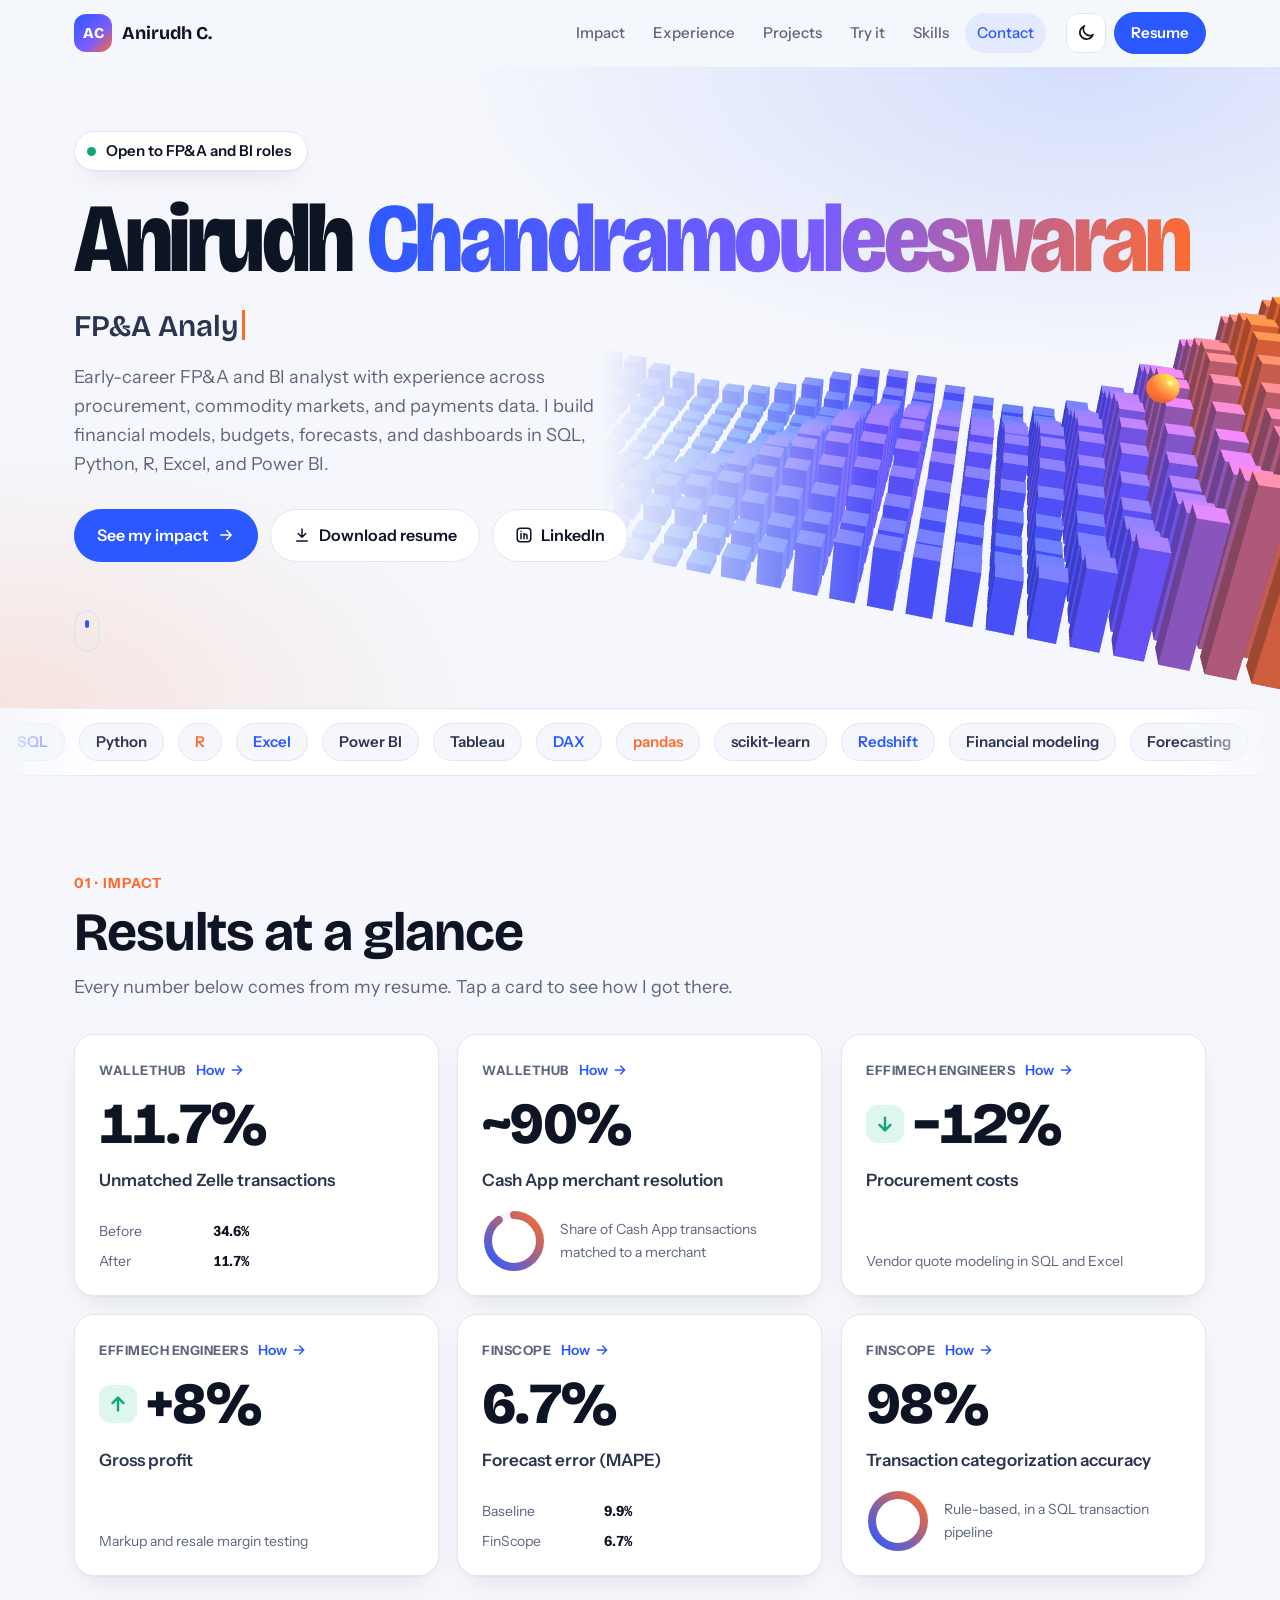
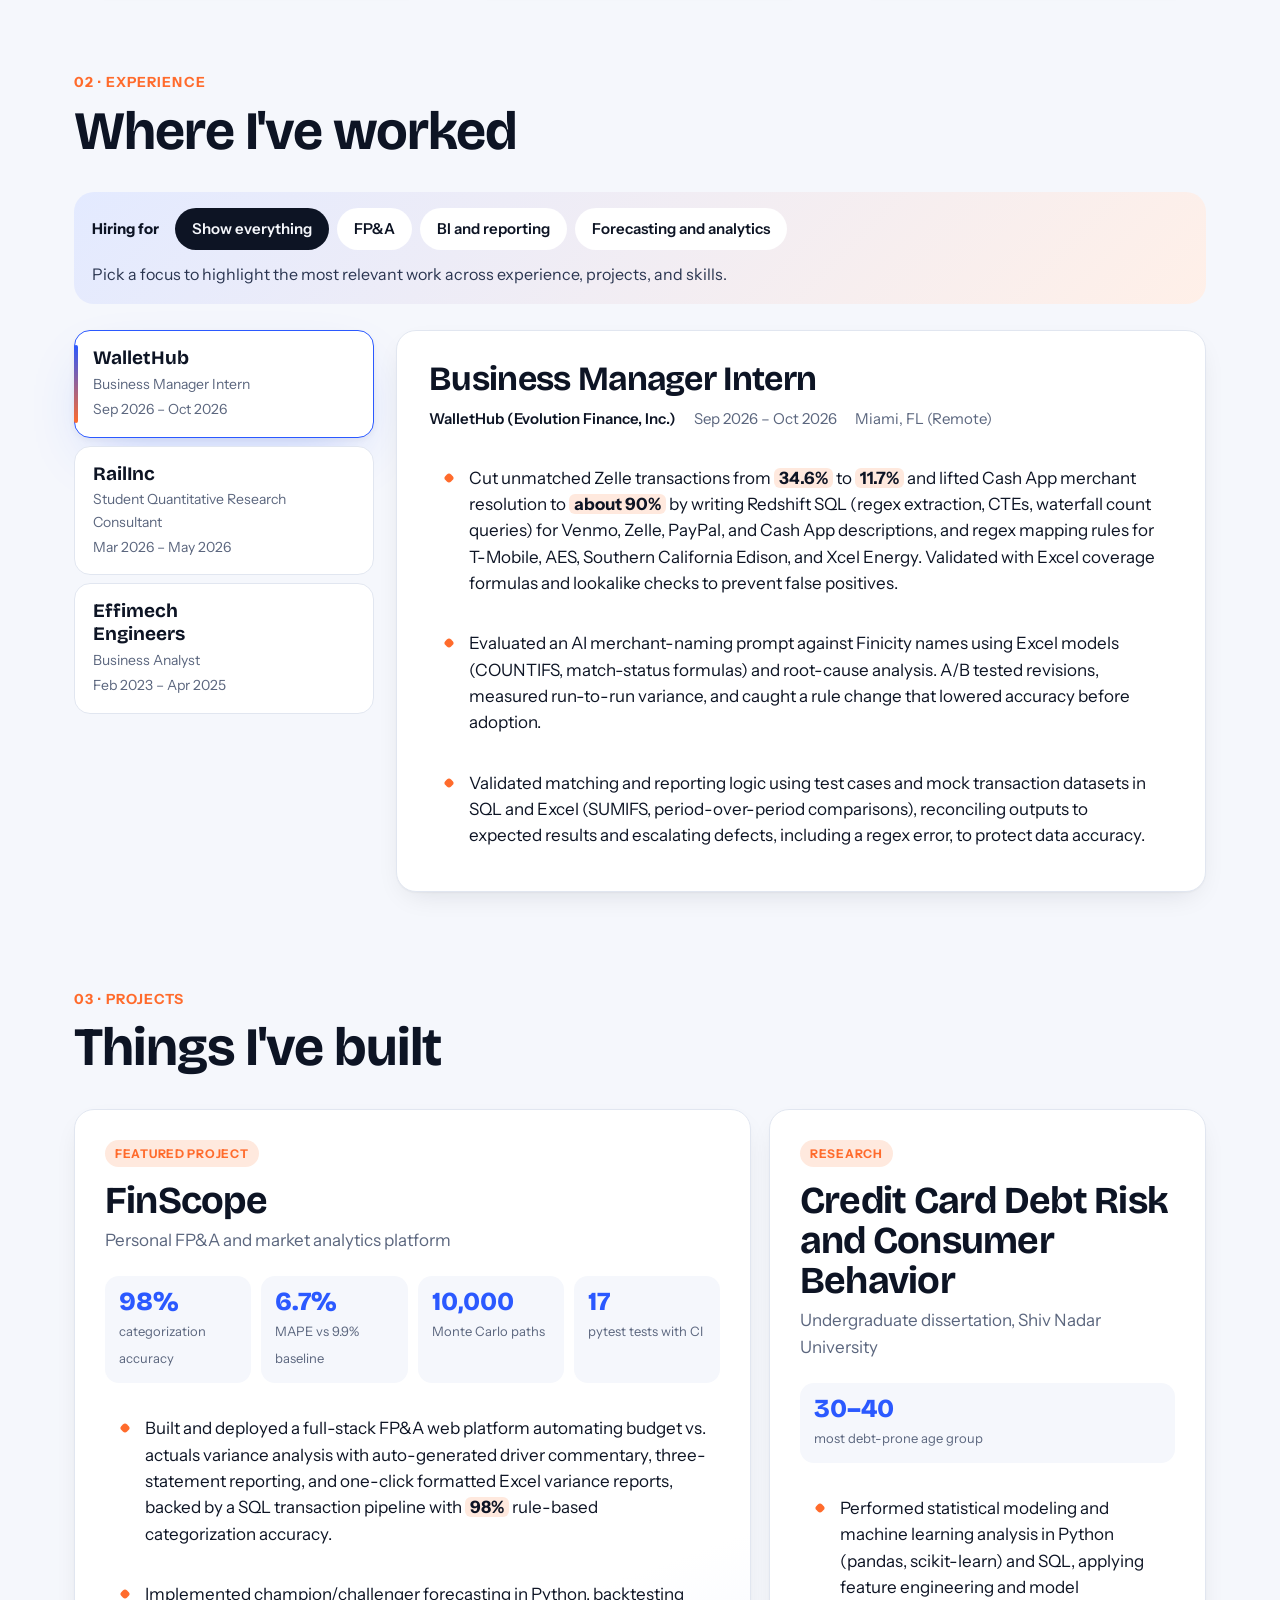
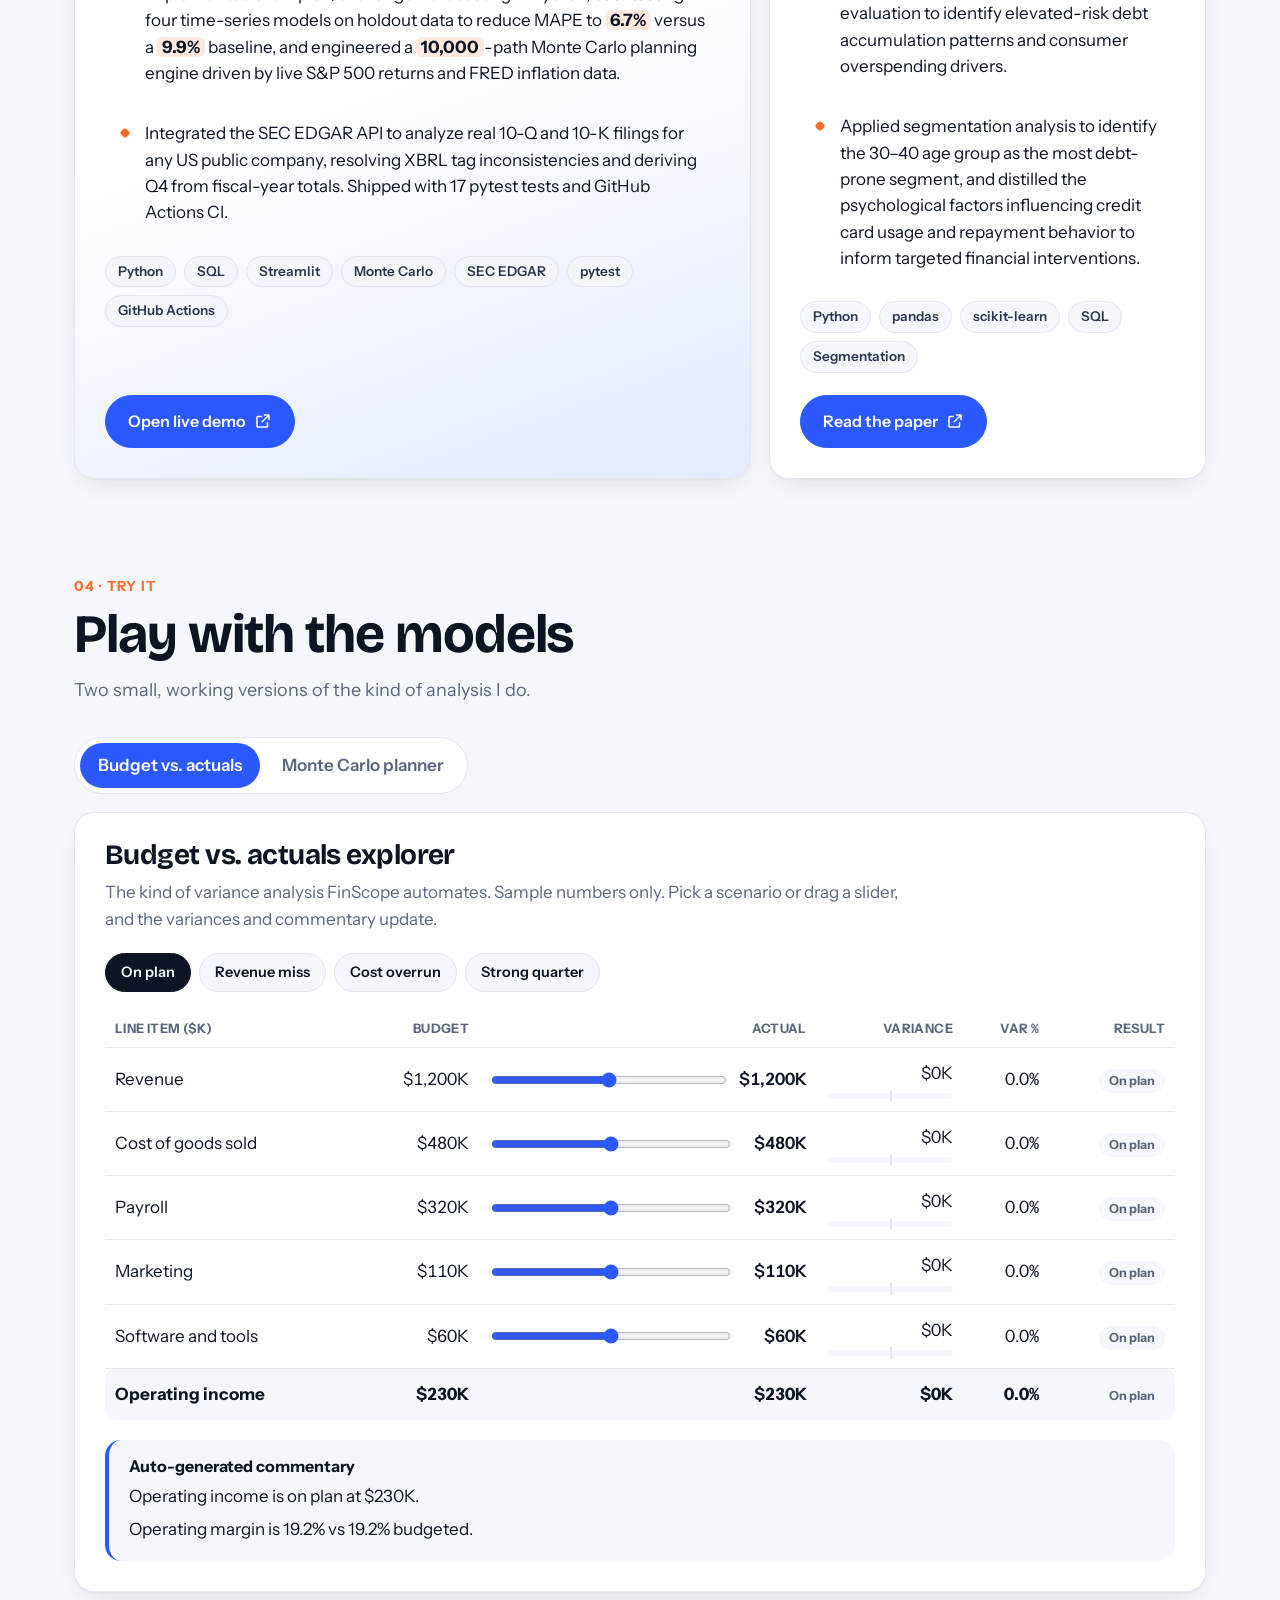
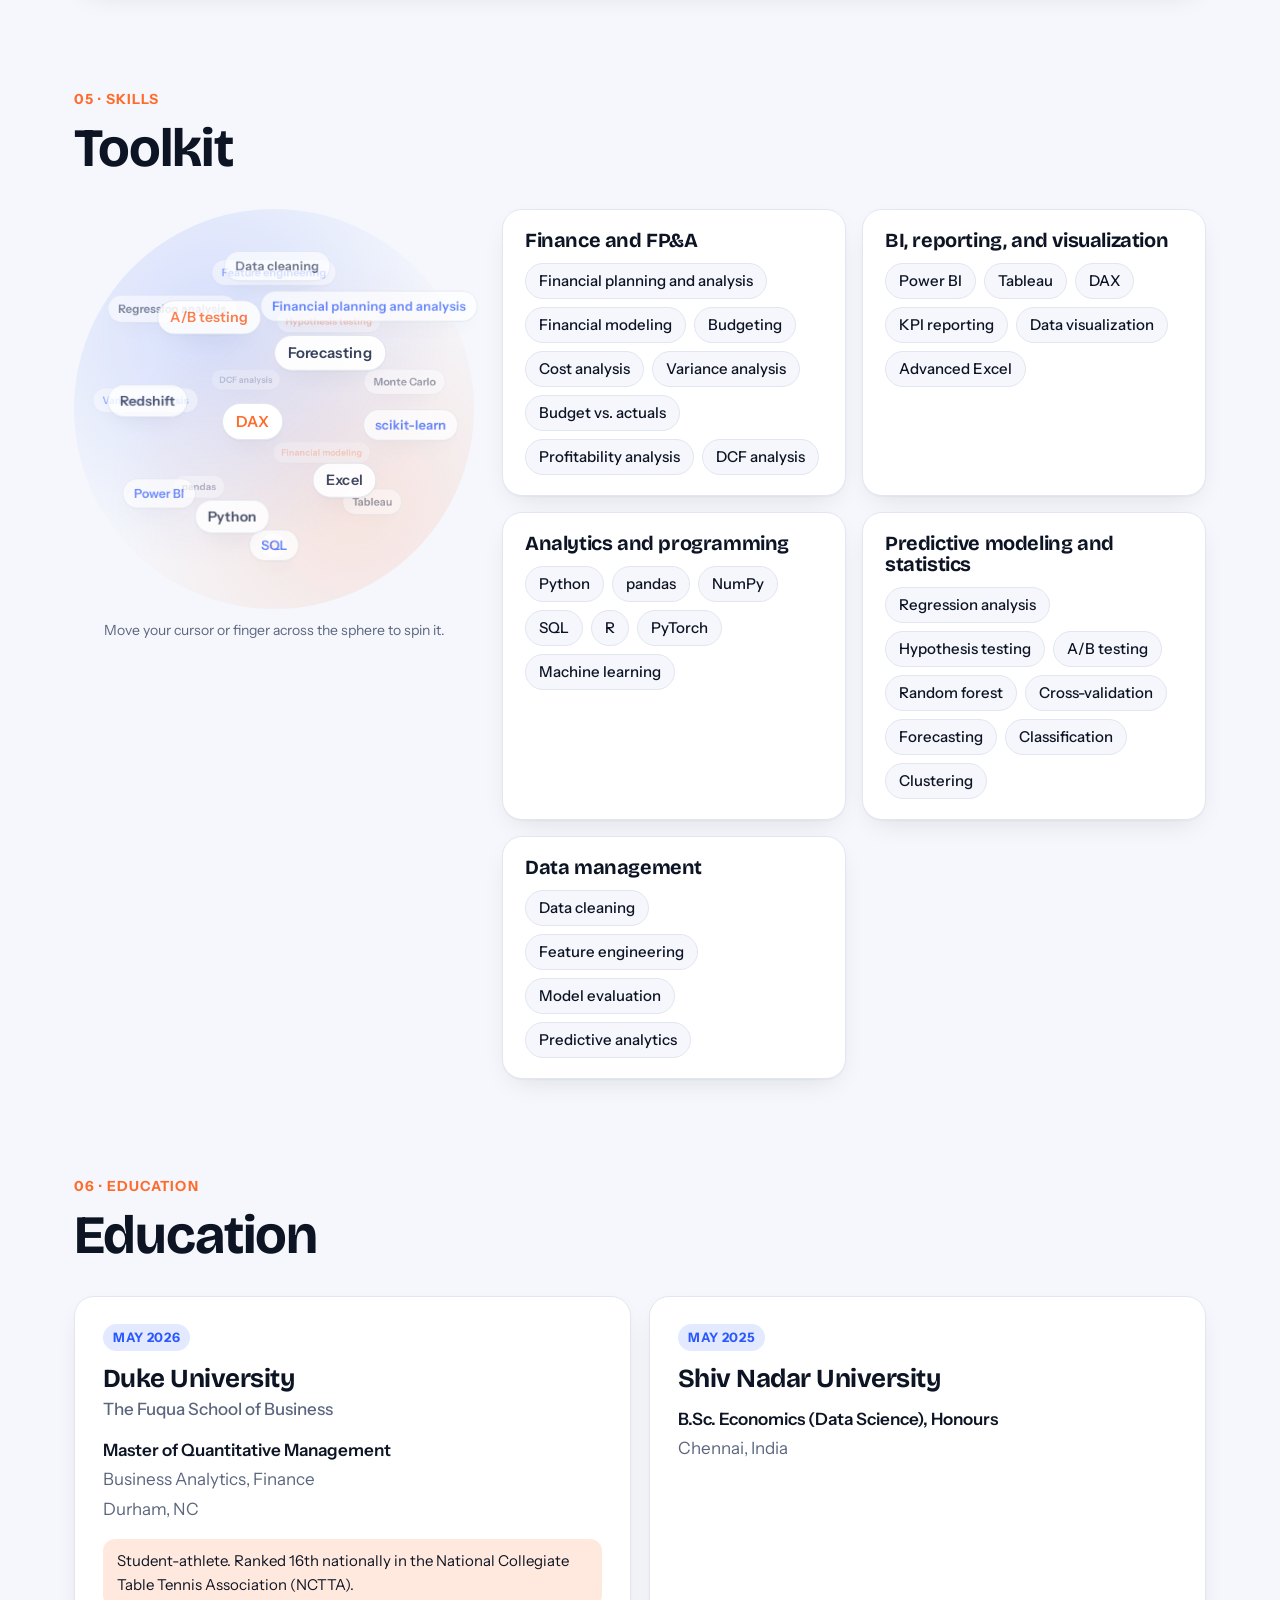
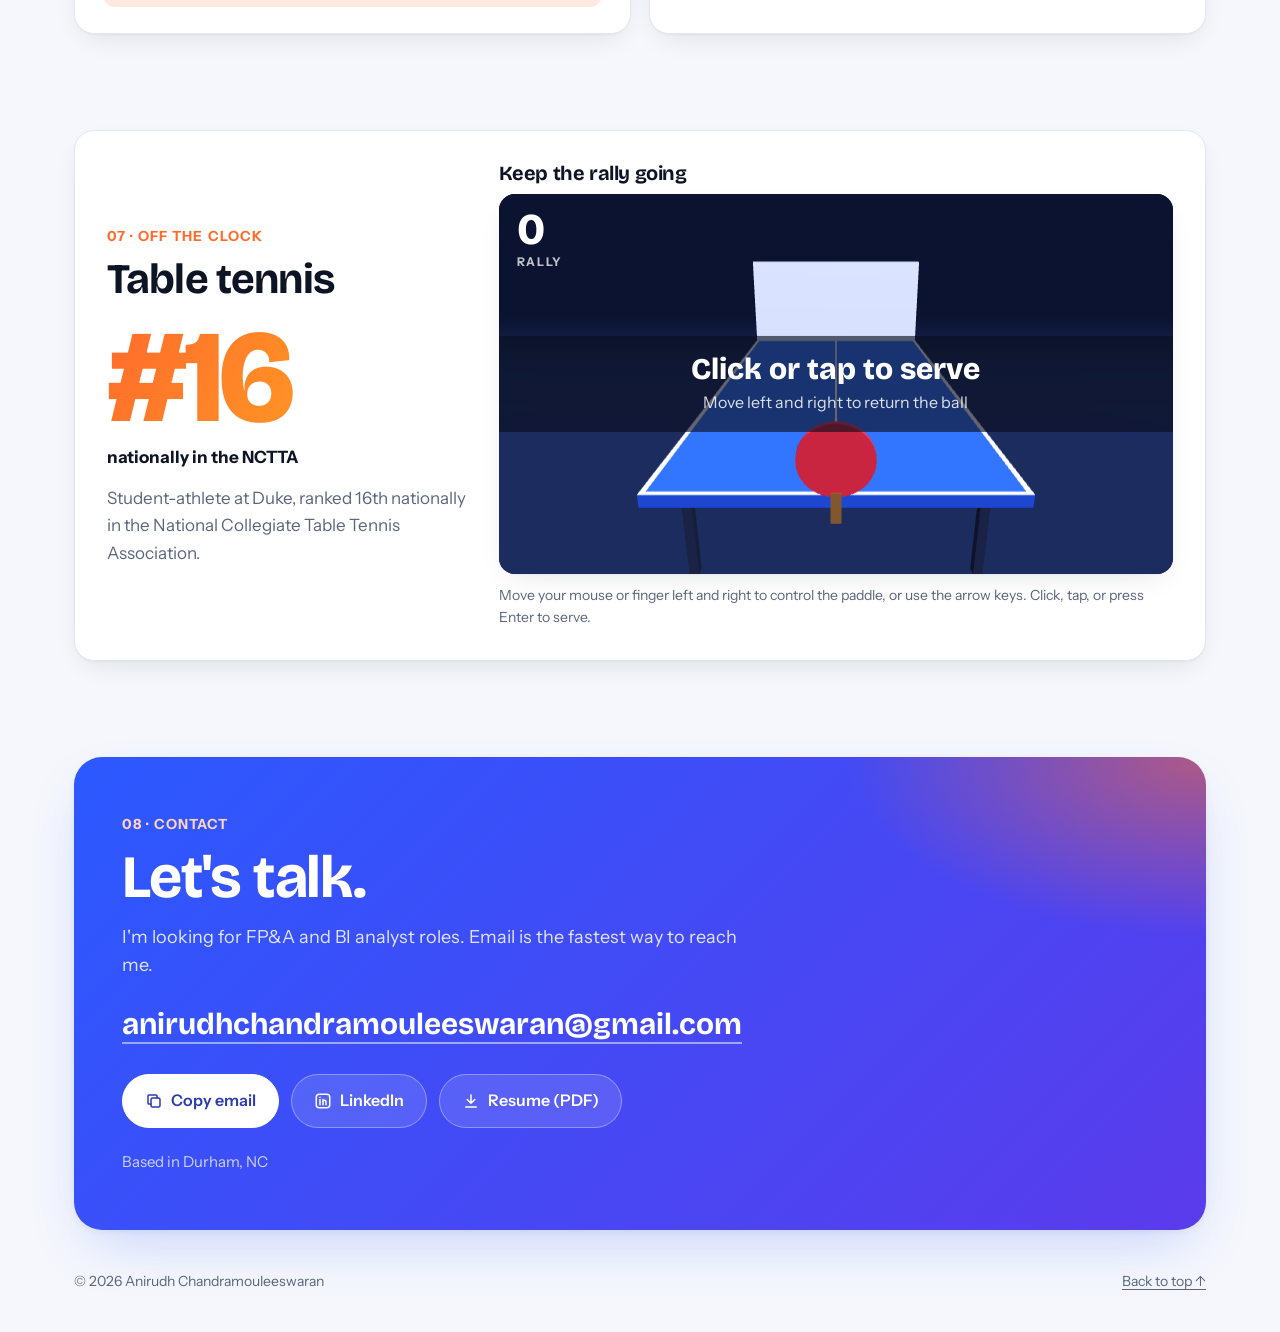
<file: index.html>
<!DOCTYPE html>
<html lang="en">
<head>
  <meta charset="utf-8">
  <meta name="viewport" content="width=device-width, initial-scale=1, viewport-fit=cover">
  <title>Anirudh Chandramouleeswaran | FP&amp;A and BI Analyst</title>
  <meta name="description" content="Anirudh Chandramouleeswaran, FP&A and business intelligence analyst. Financial modeling, budgeting, forecasting, SQL, Python, R, Excel, and Power BI.">
  <meta property="og:title" content="Anirudh Chandramouleeswaran | FP&A and BI Analyst">
  <meta property="og:description" content="Financial modeling, budgeting, forecasting, and dashboards. Cut procurement costs 12%, raised gross profit 8%.">
  <meta property="og:type" content="website">
  <meta name="theme-color" content="#F5F7FC">
  <link rel="icon" href="data:image/svg+xml,%3Csvg xmlns='http://www.w3.org/2000/svg' viewBox='0 0 32 32'%3E%3Crect width='32' height='32' rx='9' fill='%232B59FF'/%3E%3Cpath d='M7 22 L13 15 L18 19 L25 9' fill='none' stroke='white' stroke-width='3' stroke-linecap='round' stroke-linejoin='round'/%3E%3Ccircle cx='25' cy='9' r='3' fill='%23FF6B2C'/%3E%3C/svg%3E">
  <link rel="preconnect" href="https://fonts.googleapis.com">
  <link rel="preconnect" href="https://fonts.gstatic.com" crossorigin>
  <link href="https://fonts.googleapis.com/css2?family=Bricolage+Grotesque:opsz,wdth,wght@12..96,75..100,500..800&family=Instrument+Sans:wght@400;500;600;700&display=swap" rel="stylesheet">
  <link rel="stylesheet" href="styles.css">
</head>
<body>
  <a class="skip" href="#main">Skip to content</a>
  <div class="progress" aria-hidden="true"><span id="progressBar"></span></div>

  <header class="top" id="top">
    <div class="top-inner">
      <a class="logo" href="#hero" aria-label="Back to start">
        <span class="logo-mark" aria-hidden="true">AC</span>
        <span class="logo-name">Anirudh C.</span>
      </a>
      <nav class="nav" id="nav" aria-label="Primary">
        <a href="#impact">Impact</a>
        <a href="#experience">Experience</a>
        <a href="#projects">Projects</a>
        <a href="#playground">Try it</a>
        <a href="#skills">Skills</a>
        <a href="#contact">Contact</a>
      </nav>
      <div class="top-actions">
        <button class="icon-btn" id="themeBtn" type="button" aria-label="Switch to dark mode">
          <svg class="i-moon" viewBox="0 0 24 24" aria-hidden="true"><path d="M20 14.5A8 8 0 0 1 9.5 4a8 8 0 1 0 10.5 10.5Z"/></svg>
          <svg class="i-sun" viewBox="0 0 24 24" aria-hidden="true"><circle cx="12" cy="12" r="4.2"/><path d="M12 2v2.5M12 19.5V22M2 12h2.5M19.5 12H22M4.9 4.9l1.8 1.8M17.3 17.3l1.8 1.8M4.9 19.1l1.8-1.8M17.3 6.7l1.8-1.8"/></svg>
        </button>
        <a class="btn btn-sm btn-primary hide-sm" id="topResume" href="resume.pdf" download>Resume</a>
        <button class="icon-btn menu-btn" id="menuBtn" type="button" aria-label="Open menu" aria-expanded="false" aria-controls="nav">
          <svg viewBox="0 0 24 24" aria-hidden="true"><path d="M4 7h16M4 12h16M4 17h16"/></svg>
        </button>
      </div>
    </div>
  </header>

  <main id="main">
    <section class="hero" id="hero" aria-labelledby="name">
      <canvas class="hero-bg" id="heroBg" aria-hidden="true"></canvas>
      <div class="wrap hero-inner">
        <p class="status" id="status"></p>
        <h1 class="name" id="name"><span class="n-first" id="nFirst"></span> <span class="n-last" id="nLast"></span></h1>
        <p class="rotator"><span class="sr" id="roleSr"></span><span aria-hidden="true"><span id="rot"></span><span class="caret"></span></span></p>
        <p class="summary" id="summary"></p>
        <div class="actions" id="heroActions"></div>
        <a class="scroll-cue" href="#impact" aria-label="Scroll to results"><span></span></a>
      </div>
    </section>

    <div class="marquee" aria-hidden="true"><div class="marquee-track" id="marquee"></div></div>

    <section id="impact" class="wrap sec" aria-labelledby="h-impact">
      <div class="sec-head">
        <p class="kicker">01 · Impact</p>
        <h2 id="h-impact">Results at a glance</h2>
        <p class="sec-sub">Every number below comes from my resume. Tap a card to see how I got there.</p>
      </div>
      <div class="impact-grid" id="impactGrid"></div>
    </section>

    <section id="experience" class="wrap sec" aria-labelledby="h-exp">
      <div class="sec-head">
        <p class="kicker">02 · Experience</p>
        <h2 id="h-exp">Where I've worked</h2>
      </div>
      <div class="lens">
        <p class="lens-label" id="lensLabel">Hiring for</p>
        <div class="lens-row" id="lensRow" role="group" aria-labelledby="lensLabel"></div>
        <p class="lens-pitch" id="lensPitch" aria-live="polite"></p>
      </div>
      <div class="exp">
        <div class="exp-tabs" id="expTabs" role="tablist" aria-label="Employers"></div>
        <div class="exp-stage"><div class="exp-panel" id="expPanel" role="tabpanel"></div></div>
      </div>
    </section>

    <section id="projects" class="wrap sec" aria-labelledby="h-proj">
      <div class="sec-head">
        <p class="kicker">03 · Projects</p>
        <h2 id="h-proj">Things I've built</h2>
      </div>
      <div class="projects" id="projList"></div>
    </section>

    <section id="playground" class="wrap sec" aria-labelledby="h-play">
      <div class="sec-head">
        <p class="kicker">04 · Try it</p>
        <h2 id="h-play">Play with the models</h2>
        <p class="sec-sub">Two small, working versions of the kind of analysis I do.</p>
      </div>
      <div class="seg" role="tablist" aria-label="Interactive demos">
        <button role="tab" id="tab-var" aria-controls="panel-var" aria-selected="true" type="button">Budget vs. actuals</button>
        <button role="tab" id="tab-mc" aria-controls="panel-mc" aria-selected="false" tabindex="-1" type="button">Monte Carlo planner</button>
      </div>
      <div class="card panel" id="panel-var" role="tabpanel" aria-labelledby="tab-var"></div>
      <div class="card panel" id="panel-mc" role="tabpanel" aria-labelledby="tab-mc" hidden></div>
    </section>

    <section id="skills" class="wrap sec" aria-labelledby="h-skills">
      <div class="sec-head">
        <p class="kicker">05 · Skills</p>
        <h2 id="h-skills">Toolkit</h2>
      </div>
      <div class="skills-wrap">
        <div class="sphere-box">
          <div class="sphere" id="sphere" aria-hidden="true"></div>
          <p class="sphere-hint">Move your cursor or finger across the sphere to spin it.</p>
        </div>
        <div class="skills" id="skillList"></div>
      </div>
    </section>

    <section id="education" class="wrap sec" aria-labelledby="h-edu">
      <div class="sec-head">
        <p class="kicker">06 · Education</p>
        <h2 id="h-edu">Education</h2>
      </div>
      <div class="edu" id="eduList"></div>
    </section>

    <section id="tt" class="wrap sec" aria-labelledby="h-tt">
      <div class="tt card" id="ttBox"></div>
    </section>

    <section id="contact" class="wrap sec" aria-labelledby="h-contact">
      <div class="contact" id="contactBox"></div>
    </section>
  </main>

  <footer class="wrap foot">
    <p id="footText"></p>
    <a href="#hero">Back to top ↑</a>
  </footer>

  <button class="to-top" id="toTop" type="button" aria-label="Back to top">
    <svg viewBox="0 0 24 24" aria-hidden="true"><path d="M12 19V5M5 12l7-7 7 7"/></svg>
  </button>

  <dialog id="story" aria-labelledby="storyTitle">
    <div class="story" id="storyBody"></div>
  </dialog>

  <div class="toast" id="toast" role="status" aria-live="polite"></div>

  <noscript><p class="wrap">This page needs JavaScript. You can still download the resume at <a href="resume.pdf">resume.pdf</a>.</p></noscript>
  <script src="three.min.js"></script>
  <script src="script.js"></script>
</body>
</html>
</file>
<file: styles.css>
/* Bright, modern palette: cobalt primary, table-tennis orange accent, mint for "good". */
:root {
  --bg: #F5F7FC;
  --surface: #FFFFFF;
  --ink: #0D1424;
  --ink-2: #2A3550;
  --muted: #5B667E;
  --line: #E1E6F0;
  --primary: #2B59FF;
  --primary-ink: #FFFFFF;
  --primary-soft: #E3EAFF;
  --accent: #FF6B2C;
  --accent-soft: #FFE9DE;
  --good: #0FA678;
  --good-soft: #DDF6EE;
  --bad: #E5484D;
  --bad-soft: #FDE4E5;
  --shadow: 0 1px 2px rgba(13,20,36,.04), 0 10px 30px -12px rgba(13,20,36,.14);
  --shadow-lg: 0 2px 6px rgba(13,20,36,.05), 0 24px 60px -20px rgba(43,89,255,.28);
  --chart-bg: #0F1730;

  --display: "Bricolage Grotesque", "Segoe UI", system-ui, -apple-system, sans-serif;
  --text: "Instrument Sans", "Segoe UI", system-ui, -apple-system, sans-serif;
  --max: 1180px;
  --r: 20px;
  color-scheme: light;
}
:root[data-theme="dark"] {
  --bg: #0A0F1E; --surface: #121A2F; --ink: #EEF2FB; --ink-2: #C9D2E6; --muted: #98A3BC; --line: #233050;
  --primary: #6E8CFF; --primary-ink: #0A0F1E; --primary-soft: #1B2752; --accent: #FF8A4C; --accent-soft: #3A2318;
  --good: #2FD3A0; --good-soft: #10332A; --bad: #FF6B70; --bad-soft: #3A1A1D;
  --shadow: 0 1px 2px rgba(0,0,0,.3), 0 12px 32px -14px rgba(0,0,0,.6);
  --shadow-lg: 0 24px 60px -20px rgba(110,140,255,.35);
  color-scheme: dark;
}

* { box-sizing: border-box; }
html { scroll-behavior: smooth; scroll-padding-top: 88px; -webkit-text-size-adjust: 100%; }
body { margin: 0; background: var(--bg); color: var(--ink); font: 400 17px/1.6 var(--text); -webkit-font-smoothing: antialiased; overflow-x: hidden; }
a { color: var(--primary); text-underline-offset: 3px; }
button { font: inherit; color: inherit; }
svg { display: block; }
:focus-visible { outline: 3px solid var(--primary); outline-offset: 3px; border-radius: 8px; }
.sr { position: absolute; width: 1px; height: 1px; overflow: hidden; clip: rect(0 0 0 0); white-space: nowrap; }
.skip { position: absolute; left: -999px; top: 10px; z-index: 100; background: var(--ink); color: var(--bg); padding: 8px 14px; border-radius: 8px; }
.skip:focus { left: 10px; }
main { overflow-x: clip; }
.wrap { max-width: var(--max); margin: 0 auto; padding-left: 24px; padding-right: 24px; }
h1, h2, h3, h4 { font-family: var(--display); margin: 0; line-height: 1.05; font-weight: 700; letter-spacing: -.02em; }

/* Buttons */
.btn { display: inline-flex; align-items: center; gap: 8px; padding: 13px 22px; border-radius: 999px; font-weight: 600; font-size: 16px; text-decoration: none; border: 1.5px solid var(--line); background: var(--surface); color: var(--ink); cursor: pointer; transition: transform .15s, box-shadow .2s, border-color .2s, background .2s; }
.btn:hover { transform: translateY(-2px); box-shadow: var(--shadow); border-color: var(--ink-2); }
.btn-primary { background: var(--primary); border-color: var(--primary); color: var(--primary-ink); }
.btn-primary:hover { border-color: var(--primary); box-shadow: var(--shadow-lg); }
.btn-sm { padding: 8px 16px; font-size: 15px; }
.btn svg { width: 18px; height: 18px; stroke: currentColor; fill: none; stroke-width: 2; stroke-linecap: round; stroke-linejoin: round; }
.icon-btn { width: 40px; height: 40px; display: grid; place-items: center; border-radius: 12px; border: 1.5px solid var(--line); background: var(--surface); cursor: pointer; }
.icon-btn:hover { border-color: var(--ink-2); }
.icon-btn svg { width: 20px; height: 20px; stroke: var(--ink); fill: none; stroke-width: 2; stroke-linecap: round; }
.i-sun { display: none !important; }
:root[data-theme="dark"] .i-sun { display: block !important; }
:root[data-theme="dark"] .i-moon { display: none !important; }

/* Progress bar */
.progress { position: fixed; inset: 0 0 auto; height: 3px; z-index: 60; }
.progress span { display: block; height: 100%; width: 100%; transform-origin: 0 50%; transform: scaleX(0); background: linear-gradient(90deg, var(--primary), var(--accent)); }

/* Header */
.top { position: sticky; top: 0; z-index: 50; background: color-mix(in srgb, var(--bg) 82%, transparent); backdrop-filter: saturate(1.4) blur(14px); border-bottom: 1px solid transparent; transition: border-color .2s; }
.top.scrolled { border-bottom-color: var(--line); }
.top-inner { max-width: var(--max); margin: 0 auto; padding: 12px 24px; display: flex; align-items: center; gap: 20px; }
.logo { display: flex; align-items: center; gap: 10px; text-decoration: none; color: var(--ink); font-weight: 700; }
.logo-mark { width: 38px; height: 38px; border-radius: 12px; display: grid; place-items: center; font: 800 15px var(--display); color: #fff; background: linear-gradient(135deg, #2B59FF, #7A5CFF 60%, #FF6B2C); }
.logo-name { font: 700 18px var(--display); }
.nav { display: flex; gap: 4px; margin-left: auto; }
.nav a { padding: 8px 12px; border-radius: 999px; color: var(--muted); text-decoration: none; font-weight: 500; font-size: 15px; transition: color .15s, background .15s; }
.nav a:hover { color: var(--ink); background: var(--surface); }
.nav a.on { color: var(--primary); background: var(--primary-soft); }
.top-actions { display: flex; align-items: center; gap: 8px; }
.menu-btn { display: none; }

/* Hero */
.hero { position: relative; overflow: hidden; padding: 64px 0 56px; min-height: min(640px, 88vh); background:
  radial-gradient(900px 420px at 85% 0%, color-mix(in srgb, var(--primary) 16%, transparent), transparent 70%),
  radial-gradient(700px 380px at 0% 100%, color-mix(in srgb, var(--accent) 14%, transparent), transparent 70%); }
.hero-bg { position: absolute; inset: 0; width: 100%; height: 100%; pointer-events: none; opacity: 0; transition: opacity 1.2s; }
.hero-bg.is-3d { opacity: 1; -webkit-mask: linear-gradient(90deg, transparent 47%, #000 68%); mask: linear-gradient(90deg, transparent 47%, #000 68%); }
.hero-inner { position: relative; }
.status { display: inline-flex; align-items: center; gap: 10px; margin: 0 0 22px; padding: 7px 16px 7px 12px; border-radius: 999px; background: var(--surface); border: 1px solid var(--line); font-weight: 600; font-size: 15px; box-shadow: var(--shadow); }
.status::before { content: ""; width: 9px; height: 9px; border-radius: 50%; background: var(--good); animation: ping 2.2s ease-out infinite; }
@keyframes ping { 0% { box-shadow: 0 0 0 0 color-mix(in srgb, var(--good) 55%, transparent); } 70%, 100% { box-shadow: 0 0 0 10px transparent; } }

/* Name: sized by script so it never breaks inside a word */
.name { font-family: var(--display); font-weight: 800; font-variation-settings: "wdth" 88; letter-spacing: -.035em; line-height: .95; white-space: nowrap; font-size: 64px; margin: 0; }
.name .n-last { background: linear-gradient(100deg, #2B59FF 0%, #7A5CFF 55%, #FF6B2C 100%); -webkit-background-clip: text; background-clip: text; color: transparent; }
:root[data-theme="dark"] .name .n-last { background-image: linear-gradient(100deg, #6E8CFF 0%, #A08BFF 55%, #FF8A4C 100%); }
.name.stack .n-first, .name.stack .n-last { display: block; }
.name.stack .n-last { margin-top: .04em; }

.rotator { margin: 22px 0 0; font: 600 clamp(22px, 3vw, 30px)/1.2 var(--display); color: var(--ink-2); min-height: 1.25em; }
.caret { display: inline-block; width: 3px; height: 1em; margin-left: 4px; vertical-align: -0.12em; background: var(--accent); animation: blink 1s steps(1) infinite; }
@keyframes blink { 50% { opacity: 0; } }
.summary { margin: 18px 0 0; max-width: 30em; color: var(--muted); font-size: 18px; }
.actions { display: flex; flex-wrap: wrap; gap: 12px; margin-top: 30px; }
.scroll-cue { display: block; width: 26px; height: 42px; border: 2px solid var(--line); border-radius: 14px; margin-top: 48px; position: relative; }
.scroll-cue span { position: absolute; left: 50%; top: 8px; width: 4px; height: 8px; margin-left: -2px; border-radius: 2px; background: var(--primary); animation: cue 1.8s ease-in-out infinite; }
@keyframes cue { 0% { transform: translateY(0); opacity: 1; } 80% { transform: translateY(14px); opacity: 0; } 100% { opacity: 0; } }

/* Marquee */
.marquee { overflow: hidden; border-block: 1px solid var(--line); background: var(--surface); padding: 14px 0; -webkit-mask: linear-gradient(90deg, transparent, #000 8%, #000 92%, transparent); mask: linear-gradient(90deg, transparent, #000 8%, #000 92%, transparent); }
.marquee-track { display: flex; gap: 14px; width: max-content; animation: slide 45s linear infinite; }
.marquee:hover .marquee-track { animation-play-state: paused; }
.marquee-track span { white-space: nowrap; padding: 6px 16px; border-radius: 999px; background: var(--bg); border: 1px solid var(--line); font-weight: 600; font-size: 15px; color: var(--ink-2); }
.marquee-track span:nth-child(3n+1) { color: var(--primary); }
.marquee-track span:nth-child(5n+3) { color: var(--accent); }
@keyframes slide { to { transform: translateX(-50%); } }

/* Sections */
.sec { padding-top: 96px; }
.sec-head { margin-bottom: 32px; max-width: 46em; }
.kicker { margin: 0 0 10px; font-weight: 700; font-size: 14px; letter-spacing: .08em; text-transform: uppercase; color: var(--accent); }
.sec h2 { font-size: clamp(34px, 4.6vw, 54px); }
.sec-sub { margin: 12px 0 0; color: var(--muted); font-size: 18px; }
.card { background: var(--surface); border: 1px solid var(--line); border-radius: var(--r); box-shadow: var(--shadow); }

/* Hover spotlight */
.spot { position: relative; isolation: isolate; }
.spot::after { content: ""; position: absolute; inset: 0; border-radius: inherit; pointer-events: none; z-index: -1; opacity: 0; transition: opacity .25s;
  background: radial-gradient(360px circle at var(--mx, 50%) var(--my, 50%), color-mix(in srgb, var(--primary) 12%, transparent), transparent 60%); }
.spot:hover::after { opacity: 1; }

/* Reveal on scroll: sections swing up into place in 3D */
.reveal { opacity: 0; transform: perspective(1100px) translateY(28px) rotateX(9deg); transform-origin: 50% 0; transition: opacity .8s cubic-bezier(.2,.8,.2,1), transform .8s cubic-bezier(.2,.8,.2,1); transition-delay: var(--d, 0s); }
.reveal.in { opacity: 1; transform: none; }

/* 3D tilt: cards lean toward the pointer once their entrance has finished */
.tilt.ready { transform: perspective(900px) rotateX(var(--rx, 0deg)) rotateY(var(--ry, 0deg)) translateY(var(--lift, 0px)); transition: transform .18s ease-out, box-shadow .2s, border-color .2s; transition-delay: 0s; will-change: transform; }
.tilt.ready:hover { --lift: -4px; }

/* Impact cards */
.impact-grid { display: grid; grid-template-columns: repeat(3, 1fr); gap: 18px; }
.kpi { text-align: left; padding: 24px 24px 22px; cursor: pointer; display: flex; flex-direction: column; gap: 14px; min-height: 230px; }
.kpi:hover { box-shadow: var(--shadow-lg); border-color: color-mix(in srgb, var(--primary) 40%, var(--line)); }
.kpi-top { display: flex; justify-content: space-between; align-items: center; gap: 10px; }
.kpi-where { font-size: 13px; font-weight: 700; letter-spacing: .04em; text-transform: uppercase; color: var(--muted); }
.kpi-more { font-size: 14px; font-weight: 600; color: var(--primary); display: inline-flex; align-items: center; gap: 4px; }
.kpi-more svg { width: 16px; height: 16px; stroke: currentColor; fill: none; stroke-width: 2.2; stroke-linecap: round; transition: transform .2s; }
.kpi:hover .kpi-more svg { transform: translateX(3px); }
.kpi-num { font: 800 clamp(44px, 5vw, 58px)/1 var(--display); letter-spacing: -.03em; font-variant-numeric: tabular-nums; display: flex; align-items: center; gap: 8px; }
.kpi-num .arrow { width: 38px; height: 38px; border-radius: 12px; display: grid; place-items: center; background: var(--good-soft); color: var(--good); }
.kpi-num .arrow svg { width: 22px; height: 22px; stroke: currentColor; fill: none; stroke-width: 2.6; stroke-linecap: round; stroke-linejoin: round; }
.kpi-label { display: block; font-weight: 600; font-size: 17px; color: var(--ink-2); }
.kpi-viz { margin-top: auto; display: block; }
.bars { display: grid; gap: 8px; }
.bar-row { display: grid; grid-template-columns: 74px 1fr 56px; align-items: center; gap: 10px; font-size: 14px; color: var(--muted); }
.bar-row b { color: var(--ink); text-align: right; font-variant-numeric: tabular-nums; }
.bar { height: 10px; border-radius: 6px; background: var(--bg); overflow: hidden; display: block; }
.bar i { display: block; height: 100%; width: 0; border-radius: 6px; transition: width 1.2s cubic-bezier(.2,.8,.2,1); }
.bar i.was { background: color-mix(in srgb, var(--muted) 45%, transparent); }
.bar i.now { background: linear-gradient(90deg, var(--primary), #7A5CFF); }
.ring-wrap { display: flex; align-items: center; gap: 14px; }
.ring { width: 64px; height: 64px; flex: none; transform: rotate(-90deg); }
.ring circle { fill: none; stroke-width: 8; }
.ring .rt { stroke: var(--bg); }
.ring .rv { stroke: url(#ringGrad); stroke-linecap: round; stroke-dasharray: 1; stroke-dashoffset: 1; transition: stroke-dashoffset 1.3s cubic-bezier(.2,.8,.2,1); }
.kpi-note { display: block; font-size: 14px; color: var(--muted); }

/* Lens */
.lens { display: grid; grid-template-columns: auto 1fr; align-items: center; gap: 10px 16px; padding: 16px 18px; border-radius: var(--r); background: linear-gradient(135deg, var(--primary-soft), color-mix(in srgb, var(--accent-soft) 70%, var(--surface))); margin-bottom: 26px; }
.lens-label { margin: 0; font-weight: 700; font-size: 15px; }
.lens-row { display: flex; flex-wrap: wrap; gap: 8px; }
.chip-btn { padding: 8px 16px; border-radius: 999px; border: 1.5px solid transparent; background: var(--surface); font-weight: 600; font-size: 15px; cursor: pointer; transition: background .15s, color .15s, transform .15s; }
.chip-btn:hover { transform: translateY(-1px); border-color: var(--line); }
.chip-btn[aria-pressed="true"] { background: var(--ink); color: var(--bg); }
.lens-pitch { grid-column: 1 / -1; margin: 2px 0 0; color: var(--ink-2); font-size: 16px; min-height: 1.6em; }
[data-lens] { transition: opacity .25s, background-color .25s; }
.dim { opacity: .32; }
li.on { background: color-mix(in srgb, var(--primary) 9%, transparent); }

/* Experience tabs */
.exp { display: grid; grid-template-columns: 300px 1fr; gap: 22px; align-items: start; }
.exp-tabs { display: grid; gap: 8px; position: sticky; top: 96px; }
.exp-tab { text-align: left; padding: 16px 18px; border-radius: 16px; border: 1.5px solid var(--line); background: var(--surface); cursor: pointer; transition: border-color .2s, box-shadow .2s, transform .2s; position: relative; }
.exp-tab:hover { transform: translateX(3px); }
.exp-tab[aria-selected="true"] { border-color: var(--primary); box-shadow: var(--shadow-lg); }
.exp-tab[aria-selected="true"]::before { content: ""; position: absolute; left: -1.5px; top: 14px; bottom: 14px; width: 4px; border-radius: 4px; background: linear-gradient(var(--primary), var(--accent)); }
.exp-tab b { display: block; font: 700 19px/1.2 var(--display); padding-right: 84px; }
.exp-tab span { display: block; font-size: 14px; color: var(--muted); margin-top: 3px; }
.exp-tab .match { position: absolute; right: 12px; top: 12px; margin: 0; font-size: 12px; font-weight: 700; padding: 2px 8px; border-radius: 999px; background: var(--primary-soft); color: var(--primary); }
.exp-stage { perspective: 1400px; min-width: 0; }
.exp-panel { padding: 30px 32px; transform-origin: 0 50%; }
.exp-panel h3 { font-size: clamp(26px, 3vw, 34px); }
.exp-meta { display: flex; flex-wrap: wrap; gap: 8px 18px; margin: 10px 0 0; color: var(--muted); font-size: 15px; }
.exp-meta strong { color: var(--ink); font-weight: 600; }
.blist { list-style: none; padding: 0; margin: 22px 0 0; display: grid; gap: 10px; }
.blist li { position: relative; padding: 12px 14px 12px 40px; border-radius: 12px; line-height: 1.55; }
.blist li::before { content: ""; position: absolute; left: 16px; top: 21px; width: 8px; height: 8px; border-radius: 3px; background: var(--accent); transform: rotate(45deg); }
mark.num { background: var(--accent-soft); color: var(--ink); font-weight: 700; padding: 0 5px; border-radius: 6px; }
.flip-in { animation: flipIn .5s cubic-bezier(.2,.8,.2,1); }
@keyframes flipIn { from { opacity: 0; transform: rotateY(-16deg) translateX(18px); } to { opacity: 1; transform: none; } }
.panel-in { animation: panelIn .35s cubic-bezier(.2,.8,.2,1); }
@keyframes panelIn { from { opacity: 0; transform: translateY(8px); } to { opacity: 1; transform: none; } }

/* Projects */
.projects { display: grid; grid-template-columns: 1.55fr 1fr; gap: 18px; }
.proj { padding: 30px; display: flex; flex-direction: column; }
.proj.featured { background: linear-gradient(160deg, var(--surface) 55%, var(--primary-soft)); }
.proj-tag { align-self: flex-start; font-size: 12px; font-weight: 700; letter-spacing: .06em; text-transform: uppercase; padding: 4px 10px; border-radius: 999px; background: var(--accent-soft); color: var(--accent); margin-bottom: 14px; }
.proj h3 { font-size: clamp(28px, 3.2vw, 38px); }
.proj .sub { margin: 6px 0 0; color: var(--muted); }
.stats { display: grid; grid-template-columns: repeat(auto-fit, minmax(120px, 1fr)); gap: 10px; margin: 22px 0 6px; }
.stat { padding: 12px 14px; border-radius: 14px; background: var(--bg); }
.stat b { display: block; font: 800 26px/1.1 var(--display); color: var(--primary); }
.stat span { font-size: 13px; color: var(--muted); }
.proj .blist { margin-top: 14px; }
.tags { display: flex; flex-wrap: wrap; gap: 8px; list-style: none; padding: 0; margin: 18px 0 0; }
.tags li { font-size: 13.5px; font-weight: 600; padding: 4px 12px; border-radius: 999px; background: var(--bg); border: 1px solid var(--line); color: var(--ink-2); }
.proj-links { display: flex; gap: 10px; flex-wrap: wrap; margin-top: auto; padding-top: 22px; }

/* Playground */
.seg { display: inline-flex; padding: 5px; gap: 4px; border-radius: 999px; background: var(--surface); border: 1px solid var(--line); margin-bottom: 18px; }
.seg button { border: 0; background: transparent; padding: 9px 18px; border-radius: 999px; font-weight: 600; cursor: pointer; color: var(--muted); }
.seg button[aria-selected="true"] { background: var(--primary); color: var(--primary-ink); }
.panel { padding: 28px 30px 30px; }
.panel[hidden] { display: none; }
.panel h3 { font-size: 28px; }
.panel .intro { color: var(--muted); margin: 8px 0 20px; max-width: 48em; }
.presets { display: flex; flex-wrap: wrap; gap: 8px; margin-bottom: 18px; }
.presets button { padding: 7px 15px; border-radius: 999px; border: 1.5px solid var(--line); background: var(--bg); font-weight: 600; font-size: 14.5px; cursor: pointer; }
.presets button:hover { border-color: var(--ink-2); }
.presets button.on { background: var(--ink); color: var(--bg); border-color: var(--ink); }
.vtable { width: 100%; border-collapse: collapse; font-variant-numeric: tabular-nums; }
.vtable th { text-align: right; font-size: 13px; font-weight: 700; letter-spacing: .03em; text-transform: uppercase; color: var(--muted); padding: 8px 10px; border-bottom: 1px solid var(--line); }
.vtable th:first-child, .vtable td:first-child { text-align: left; }
.vtable td { padding: 12px 10px; border-bottom: 1px solid var(--line); text-align: right; vertical-align: middle; }
.vtable .slider-cell { min-width: 200px; }
.vtable .slider-cell div { display: flex; align-items: center; gap: 10px; justify-content: flex-end; }
.vtable input[type=range] { flex: 1; min-width: 100px; accent-color: var(--primary); }
.vtable .aval { min-width: 64px; font-weight: 600; }
.vtable .tot td { font-weight: 700; border-bottom: 0; background: var(--bg); }
.vtable .tot td:first-child { border-radius: 12px 0 0 12px; }
.vtable .tot td:last-child { border-radius: 0 12px 12px 0; }
.badge { display: inline-block; padding: 2px 10px; border-radius: 999px; font-size: 12.5px; font-weight: 700; }
.badge.f { background: var(--good-soft); color: var(--good); }
.badge.u { background: var(--bad-soft); color: var(--bad); }
.badge.n { background: var(--bg); color: var(--muted); }
.vbar { height: 6px; border-radius: 4px; background: var(--bg); position: relative; margin-top: 6px; min-width: 80px; }
.vbar i { position: absolute; top: 0; bottom: 0; border-radius: 4px; transition: width .25s, left .25s; }
.vbar::after { content: ""; position: absolute; left: 50%; top: -3px; bottom: -3px; width: 2px; background: var(--line); }
.commentary { margin-top: 20px; padding: 18px 20px; border-radius: 16px; background: var(--bg); border-left: 4px solid var(--primary); }
.commentary h4 { font-size: 16px; margin: 0 0 8px; font-family: var(--text); font-weight: 700; letter-spacing: 0; }
.commentary p { margin: 0 0 6px; }
.commentary p:last-child { margin: 0; }

.mc-grid { display: grid; grid-template-columns: 270px 1fr; gap: 26px; align-items: start; }
.mc-grid > div { min-width: 0; }
.mc-ctl label { display: flex; justify-content: space-between; gap: 10px; font-weight: 600; font-size: 15px; margin-top: 16px; }
.mc-ctl label:first-child { margin-top: 0; }
.mc-ctl output { color: var(--primary); font-variant-numeric: tabular-nums; }
.mc-ctl input { width: 100%; accent-color: var(--primary); margin-top: 6px; }
.mc-chart canvas { width: 100%; height: 340px; display: block; border-radius: 16px; background: var(--chart-bg); touch-action: pan-y; cursor: crosshair; }
.mc-note { margin: 10px 0 0; font-size: 14.5px; color: var(--muted); min-height: 1.5em; }
.mc-read { display: grid; grid-template-columns: repeat(4, 1fr); gap: 10px; margin-top: 12px; }
.mc-read div { padding: 12px 14px; border-radius: 14px; background: var(--bg); }
.mc-read small { display: block; font-size: 12.5px; color: var(--muted); line-height: 1.3; }
.mc-read b { font: 800 22px/1.2 var(--display); font-variant-numeric: tabular-nums; }
.mc-read .mid b { color: var(--primary); }

/* Skills: 3D sphere beside the grouped lists */
.skills-wrap { display: grid; grid-template-columns: 400px 1fr; gap: 28px; align-items: center; }
.sphere-box { min-width: 0; align-self: start; position: sticky; top: 100px; }
.sphere { position: relative; width: 100%; max-width: 400px; aspect-ratio: 1; margin: 0 auto; border-radius: 50%; touch-action: pan-y;
  background: radial-gradient(circle at 35% 30%, color-mix(in srgb, var(--primary) 16%, transparent), transparent 62%), radial-gradient(circle at 70% 75%, color-mix(in srgb, var(--accent) 14%, transparent), transparent 60%); }
.sphere span { position: absolute; left: 50%; top: 50%; white-space: nowrap; padding: 5px 12px; border-radius: 999px; background: var(--surface); border: 1px solid var(--line); box-shadow: var(--shadow); font-weight: 600; font-size: 14px; color: var(--ink-2); will-change: transform, opacity; }
.sphere span.a { color: var(--primary); }
.sphere span.b { color: var(--accent); }
.sphere-hint { text-align: center; font-size: 14px; color: var(--muted); margin: 10px 0 0; }
.skills { display: grid; grid-template-columns: repeat(auto-fit, minmax(260px, 1fr)); gap: 16px; min-width: 0; }
.skill { padding: 20px 22px; }
.skill h3 { font-size: 20px; margin-bottom: 12px; }
.chips { display: flex; flex-wrap: wrap; gap: 8px; list-style: none; padding: 0; margin: 0; }
.chips li { padding: 5px 13px; border-radius: 999px; background: var(--bg); border: 1px solid var(--line); font-size: 15px; font-weight: 500; transition: background .2s, color .2s, transform .2s; }
.chips li:hover { background: var(--primary-soft); color: var(--primary); transform: translateY(-1px); }
.skill.on { border-color: color-mix(in srgb, var(--primary) 45%, var(--line)); box-shadow: var(--shadow-lg); }

/* Education */
.edu { display: grid; grid-template-columns: 1fr 1fr; gap: 18px; }
.edu-item { padding: 26px 28px; }
.edu-when { display: inline-block; font-weight: 700; font-size: 13px; letter-spacing: .05em; text-transform: uppercase; color: var(--primary); background: var(--primary-soft); padding: 3px 10px; border-radius: 999px; }
.edu-item h3 { font-size: 26px; margin-top: 14px; }
.edu-item .unit { margin: 4px 0 0; color: var(--muted); font-weight: 500; }
.edu-item .deg { margin: 14px 0 0; font-weight: 600; }
.edu-item .focus, .edu-item .loc { margin: 2px 0 0; color: var(--muted); }
.edu-item .note { margin: 16px 0 0; padding: 10px 14px; border-radius: 12px; background: var(--accent-soft); font-size: 15px; }

/* Table tennis */
.tt { padding: 32px; display: grid; grid-template-columns: .8fr 1.5fr; gap: 32px; align-items: center; overflow: hidden; }
.tt > div { min-width: 0; }
.tt h2 { font-size: clamp(30px, 3.6vw, 42px); }
.tt .big { font: 800 clamp(84px, 11vw, 132px)/.9 var(--display); letter-spacing: -.04em; margin-top: 18px; background: linear-gradient(120deg, #FF6B2C, #FFB020); -webkit-background-clip: text; background-clip: text; color: transparent; }
.tt .big-l { margin: 6px 0 0; font-weight: 700; }
.tt .txt { color: var(--muted); margin: 14px 0 0; }
.game-box h3 { font-size: 20px; margin-bottom: 10px; display: flex; justify-content: space-between; gap: 10px; align-items: baseline; flex-wrap: wrap; }
.game-box h3 small { font: 600 14px var(--text); color: var(--muted); letter-spacing: 0; }
.game-wrap { position: relative; border-radius: 16px; overflow: hidden; box-shadow: var(--shadow); background: #0B1330; }
.game { width: 100%; aspect-ratio: 16 / 9; display: block; touch-action: none; cursor: none; }
.g-score { position: absolute; top: 14px; left: 18px; text-align: left; color: #fff; pointer-events: none; line-height: 1; }
.g-score b { display: block; font: 800 clamp(30px, 4vw, 44px)/1 var(--display); }
.g-score span { font-size: 12px; font-weight: 700; letter-spacing: .14em; opacity: .75; }
.g-msg { position: absolute; left: 0; right: 0; top: 50%; transform: translateY(-50%); padding: 16px 14px; text-align: center; color: #fff; background: rgba(10,15,30,.64); pointer-events: none; }
.g-msg b { display: block; font: 800 clamp(19px, 2.8vw, 30px)/1.15 var(--display); }
.g-msg span { display: block; margin-top: 4px; font-size: clamp(13px, 1.6vw, 16px); opacity: .85; }
.g-score[hidden], .g-msg[hidden] { display: none; }
.game-hint { font-size: 14px; color: var(--muted); margin: 10px 0 0; }

/* Contact */
.contact { padding: 56px 48px; border-radius: 28px; color: #fff; position: relative; overflow: hidden;
  background: radial-gradient(600px 300px at 100% 0%, rgba(255,107,44,.55), transparent 60%), linear-gradient(135deg, #2B59FF, #5B3BEB); box-shadow: var(--shadow-lg); }
.contact .kicker { color: #FFD3BE; }
.contact h2 { font-size: clamp(36px, 5vw, 60px); color: #fff; max-width: 14em; }
.contact p.lead { margin: 14px 0 0; font-size: 18px; color: rgba(255,255,255,.85); max-width: 36em; }
.contact .mail { display: inline-block; margin-top: 26px; font: 700 clamp(20px, 3vw, 30px)/1.2 var(--display); color: #fff; text-decoration: none; border-bottom: 2px solid rgba(255,255,255,.5); overflow-wrap: anywhere; }
.contact .mail:hover { border-bottom-color: #fff; }
.contact .actions .btn { background: rgba(255,255,255,.12); color: #fff; border-color: rgba(255,255,255,.35); }
.contact .actions .btn:hover { background: rgba(255,255,255,.22); border-color: #fff; }
.contact .actions .btn-white { background: #fff; color: #2B3BB0; border-color: #fff; }
.contact .actions .btn-white:hover { background: #fff; }
.contact .loc { margin: 22px 0 0; color: rgba(255,255,255,.75); font-size: 15px; }

.foot { display: flex; justify-content: space-between; gap: 16px; flex-wrap: wrap; padding-top: 40px; padding-bottom: 40px; color: var(--muted); font-size: 14px; }
.foot p { margin: 0; }
.foot a { color: var(--muted); }

.to-top { position: fixed; right: 20px; bottom: 20px; z-index: 40; width: 48px; height: 48px; border-radius: 16px; border: 0; background: var(--ink); cursor: pointer; display: grid; place-items: center; box-shadow: var(--shadow-lg); opacity: 0; transform: translateY(12px); pointer-events: none; transition: opacity .25s, transform .25s; }
.to-top.show { opacity: 1; transform: none; pointer-events: auto; }
.to-top svg { width: 22px; height: 22px; stroke: var(--bg); fill: none; stroke-width: 2.4; stroke-linecap: round; stroke-linejoin: round; }

/* Story drawer */
dialog { border: 0; padding: 0; margin: 0 0 0 auto; height: 100dvh; max-height: 100dvh; width: min(520px, 100vw); background: var(--surface); color: var(--ink); box-shadow: -30px 0 80px -30px rgba(13,20,36,.45); }
dialog::backdrop { background: rgba(10,15,30,.45); backdrop-filter: blur(4px); }
dialog[open] { animation: drawer .35s cubic-bezier(.2,.8,.2,1); }
@keyframes drawer { from { transform: translateX(40px); opacity: 0; } to { transform: none; opacity: 1; } }
.story { padding: 32px 30px 40px; }
.story-x { float: right; }
.story .where { margin: 0; font-weight: 700; font-size: 13px; letter-spacing: .05em; text-transform: uppercase; color: var(--accent); }
.story h3 { font-size: 32px; margin-top: 10px; }
.story .big-num { font: 800 clamp(40px, 9vw, 64px)/1 var(--display); letter-spacing: -.03em; margin-top: 22px; color: var(--primary); }
.story h4 { font-family: var(--text); font-size: 15px; font-weight: 700; letter-spacing: .05em; text-transform: uppercase; color: var(--muted); margin: 28px 0 10px; }
.story .steps { list-style: none; padding: 0; margin: 0; counter-reset: s; display: grid; gap: 12px; }
.story .steps li { counter-increment: s; position: relative; padding: 14px 16px 14px 52px; border-radius: 14px; background: var(--bg); }
.story .steps li::before { content: counter(s); position: absolute; left: 14px; top: 13px; width: 26px; height: 26px; border-radius: 9px; display: grid; place-items: center; font: 800 14px var(--display); background: var(--primary); color: var(--primary-ink); }

/* Toast */
.toast { position: fixed; left: 50%; bottom: 28px; z-index: 90; transform: translate(-50%, 20px); padding: 11px 20px; border-radius: 999px; background: var(--ink); color: var(--bg); font-weight: 600; font-size: 15px; opacity: 0; pointer-events: none; transition: opacity .2s, transform .2s; }
.toast.show { opacity: 1; transform: translate(-50%, 0); }

/* Responsive */
@media (max-width: 1100px) {
  .skills-wrap { grid-template-columns: 1fr; }
  .sphere-box { position: static; }
  .sphere { max-width: 360px; }
}
@media (max-width: 1020px) {
  .impact-grid { grid-template-columns: repeat(2, 1fr); }
  .projects { grid-template-columns: 1fr; }
  .tt { grid-template-columns: 1fr; }
  .nav a { padding: 8px 9px; }
}
@media (max-width: 860px) {
  .menu-btn { display: grid; }
  .hide-sm { display: none; }
  .nav { position: absolute; top: 100%; left: 12px; right: 12px; margin: 0; flex-direction: column; gap: 2px; padding: 10px; background: var(--surface); border: 1px solid var(--line); border-radius: 18px; box-shadow: var(--shadow-lg); opacity: 0; transform: translateY(-8px); pointer-events: none; transition: opacity .2s, transform .2s; }
  .nav.open { opacity: 1; transform: none; pointer-events: auto; }
  .nav a { padding: 12px 14px; font-size: 17px; }
  .top-actions { margin-left: auto; }
  .hero { padding-bottom: 250px; min-height: 0; }
  .hero-bg.is-3d { -webkit-mask: linear-gradient(180deg, transparent 48%, #000 72%); mask: linear-gradient(180deg, transparent 48%, #000 72%); }
  .scroll-cue { display: none; }
  .exp { grid-template-columns: 1fr; }
  .exp-tabs { position: static; display: flex; overflow-x: auto; gap: 8px; padding-bottom: 4px; scrollbar-width: none; }
  .exp-tabs::-webkit-scrollbar { display: none; }
  .exp-tab { flex: 0 0 auto; min-width: 200px; }
  .exp-tab:hover { transform: none; }
  .exp-tab[aria-selected="true"]::before { left: 14px; right: 14px; top: auto; bottom: -1.5px; width: auto; height: 4px; }
  .mc-grid { grid-template-columns: 1fr; }
  .mc-read { grid-template-columns: repeat(2, 1fr); }
  .edu { grid-template-columns: 1fr; }
  .lens { grid-template-columns: 1fr; }
  dialog { margin: auto 0 0; width: 100vw; max-width: 100vw; height: auto; max-height: 88dvh; border-radius: 24px 24px 0 0; }
  @keyframes drawer { from { transform: translateY(40px); opacity: 0; } to { transform: none; opacity: 1; } }
}
@media (max-width: 640px) {
  body { font-size: 16px; }
  .wrap { padding-left: 18px; padding-right: 18px; }
  .top-inner { padding: 10px 18px; }
  .hero { padding-top: 36px; padding-bottom: 220px; }
  .sec { padding-top: 72px; }
  .impact-grid { grid-template-columns: 1fr; }
  .kpi { min-height: 0; }
  .exp-panel, .proj, .panel, .tt, .edu-item, .skill { padding: 22px 18px; }
  .contact { padding: 38px 22px; border-radius: 22px; }
  .seg { display: grid; grid-template-columns: 1fr 1fr; width: 100%; border-radius: 16px; }
  .seg button { padding: 10px 8px; font-size: 15px; border-radius: 12px; }
  .vtable thead { display: none; }
  .vtable, .vtable tbody, .vtable tr, .vtable td { display: block; width: 100%; }
  .vtable tr { padding: 12px 0; border-bottom: 1px solid var(--line); }
  .vtable td { border: 0; padding: 3px 0; display: flex; justify-content: space-between; align-items: center; gap: 12px; text-align: right; }
  .vtable td::before { content: attr(data-l); color: var(--muted); font-size: 14px; text-align: left; }
  .vtable td:first-child { font-weight: 700; font-size: 17px; }
  .vtable td:first-child::before { content: none; }
  .vtable .slider-cell { min-width: 0; }
  .vtable .slider-cell div { width: 100%; }
  .vtable .tot { padding: 12px; border-radius: 12px; background: var(--bg); border: 0; margin-top: 8px; }
  .vtable .tot td { background: transparent; }
  .vbar-cell .vbar { display: none; }
  .mc-chart canvas { height: 260px; }
  .skills { grid-template-columns: 1fr; }
  .sphere span { font-size: 12.5px; padding: 4px 10px; }
  .to-top { display: none; }
  .logo-name { display: none; }
}
@media (prefers-reduced-motion: reduce) {
  html { scroll-behavior: auto; }
  *, *::before, *::after { animation-duration: .001s !important; animation-iteration-count: 1 !important; transition-duration: .001s !important; }
  .reveal { opacity: 1; transform: none; }
  .marquee-track { animation: none; }
}
</file>
